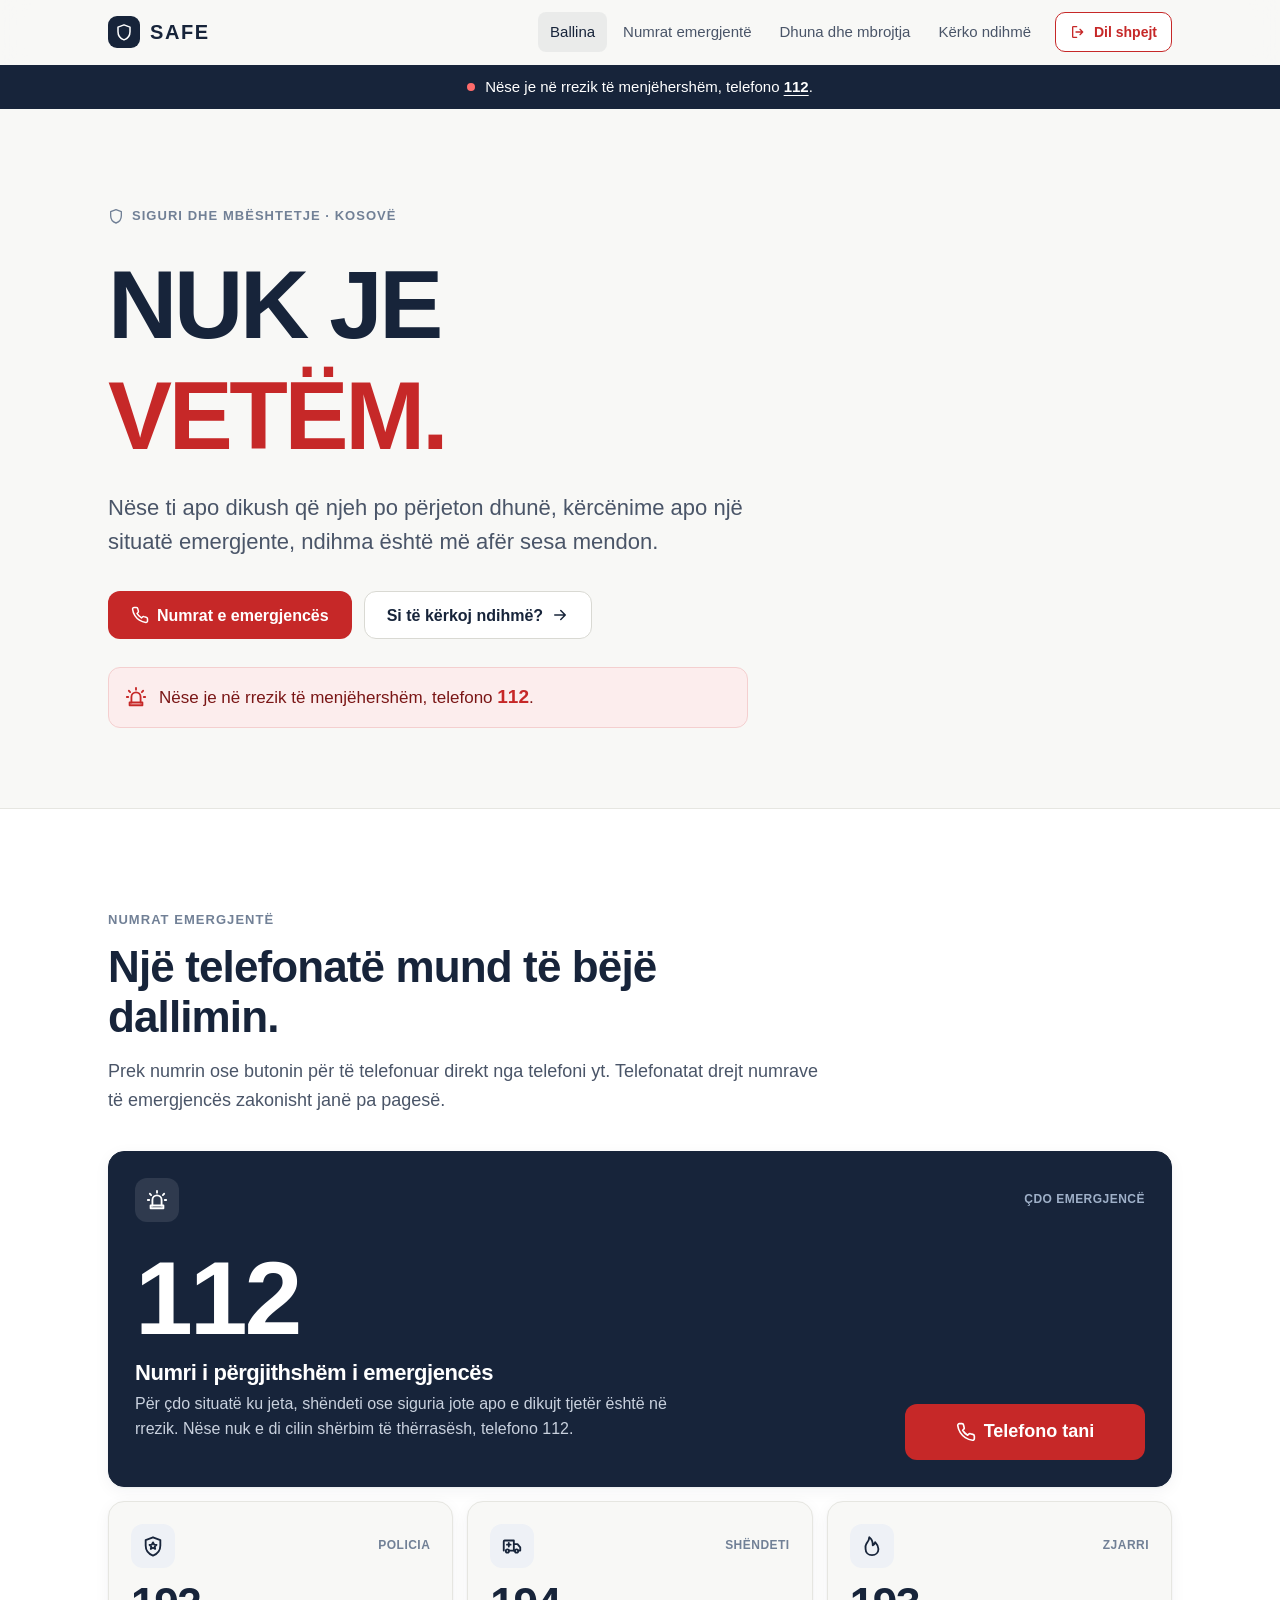
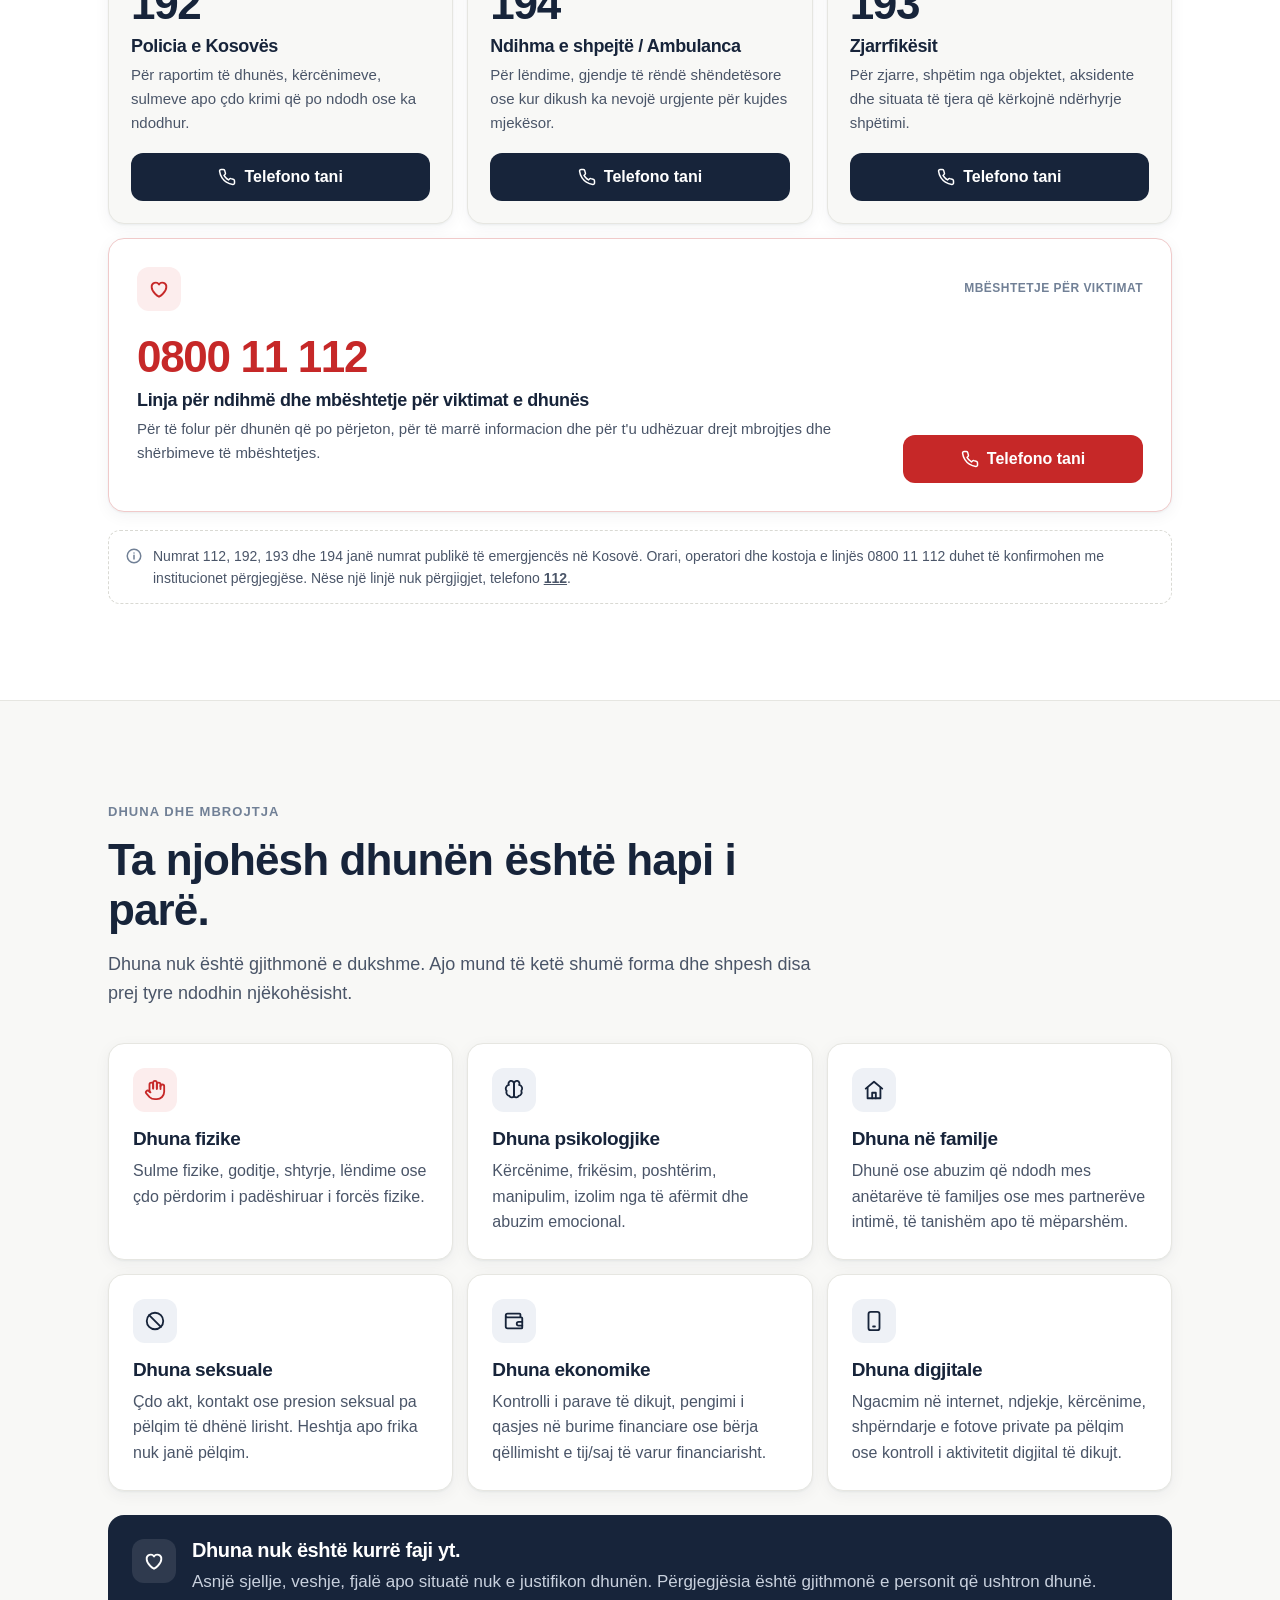
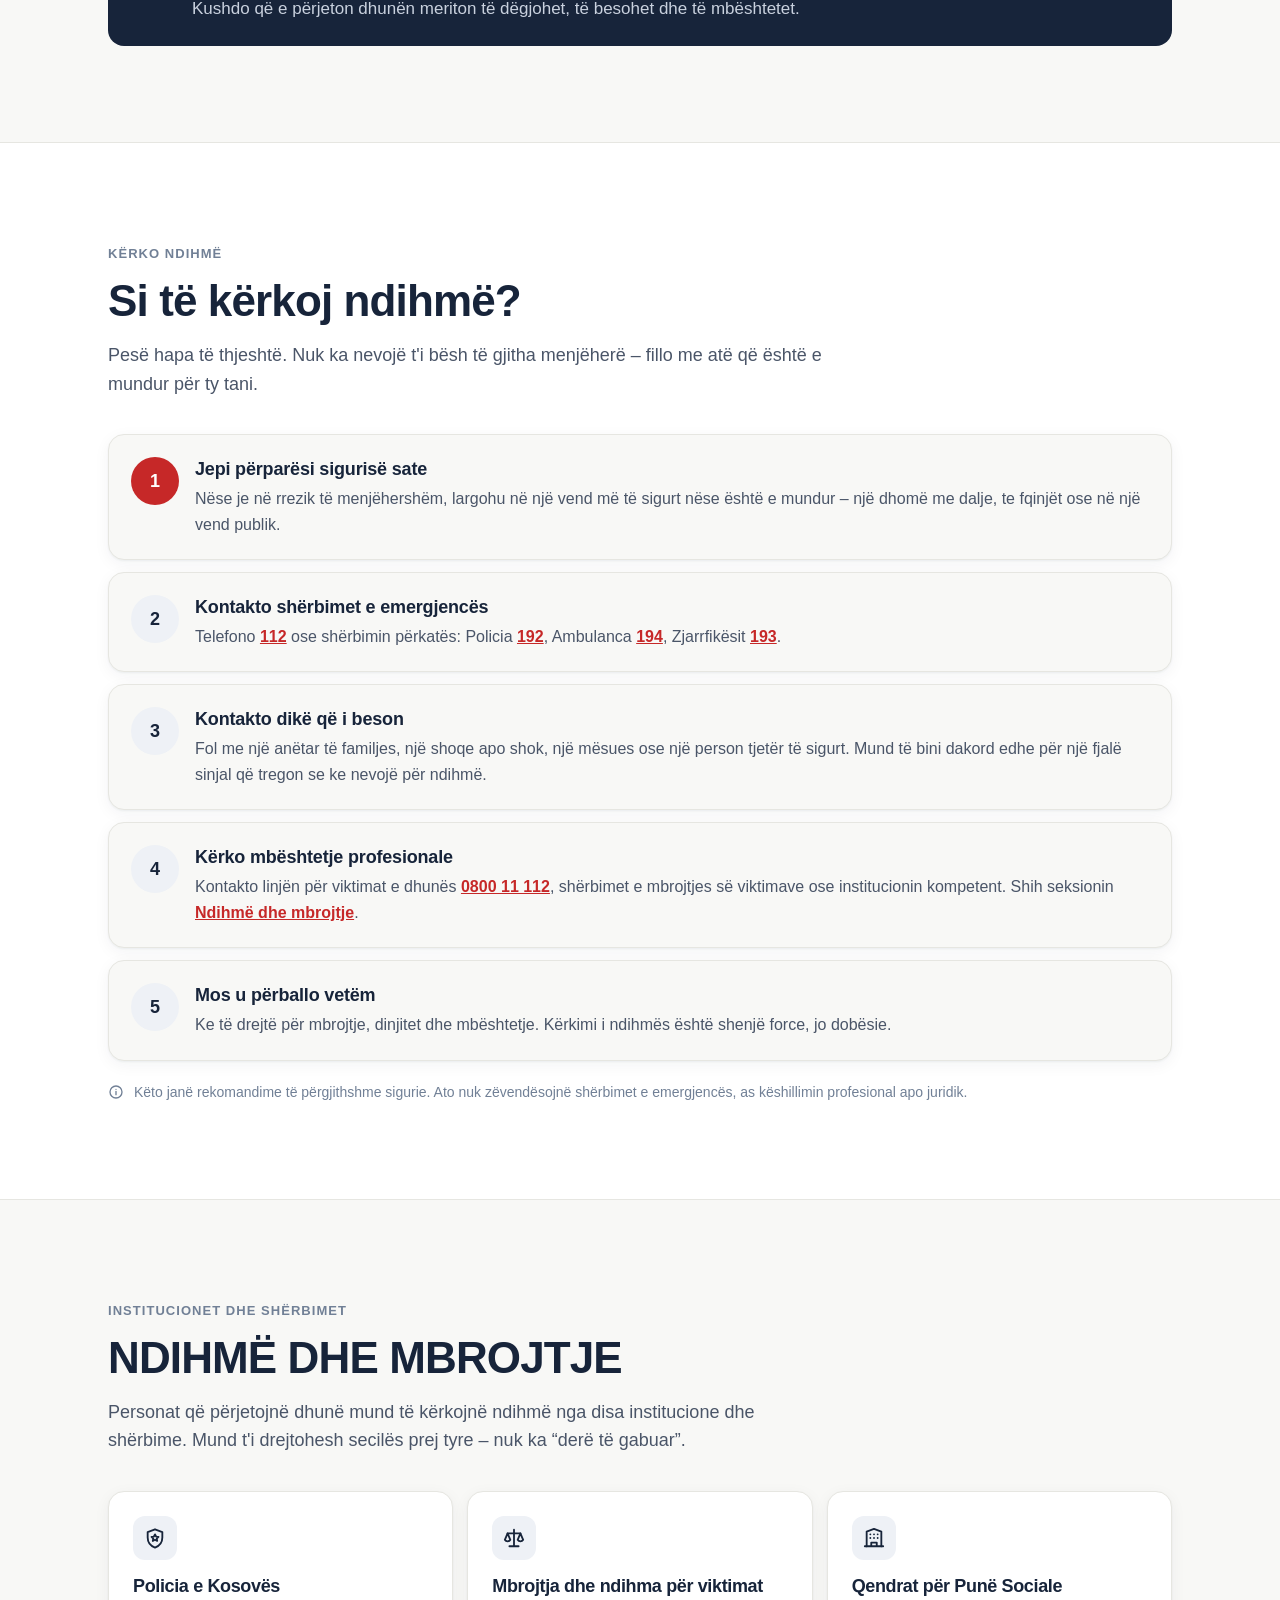
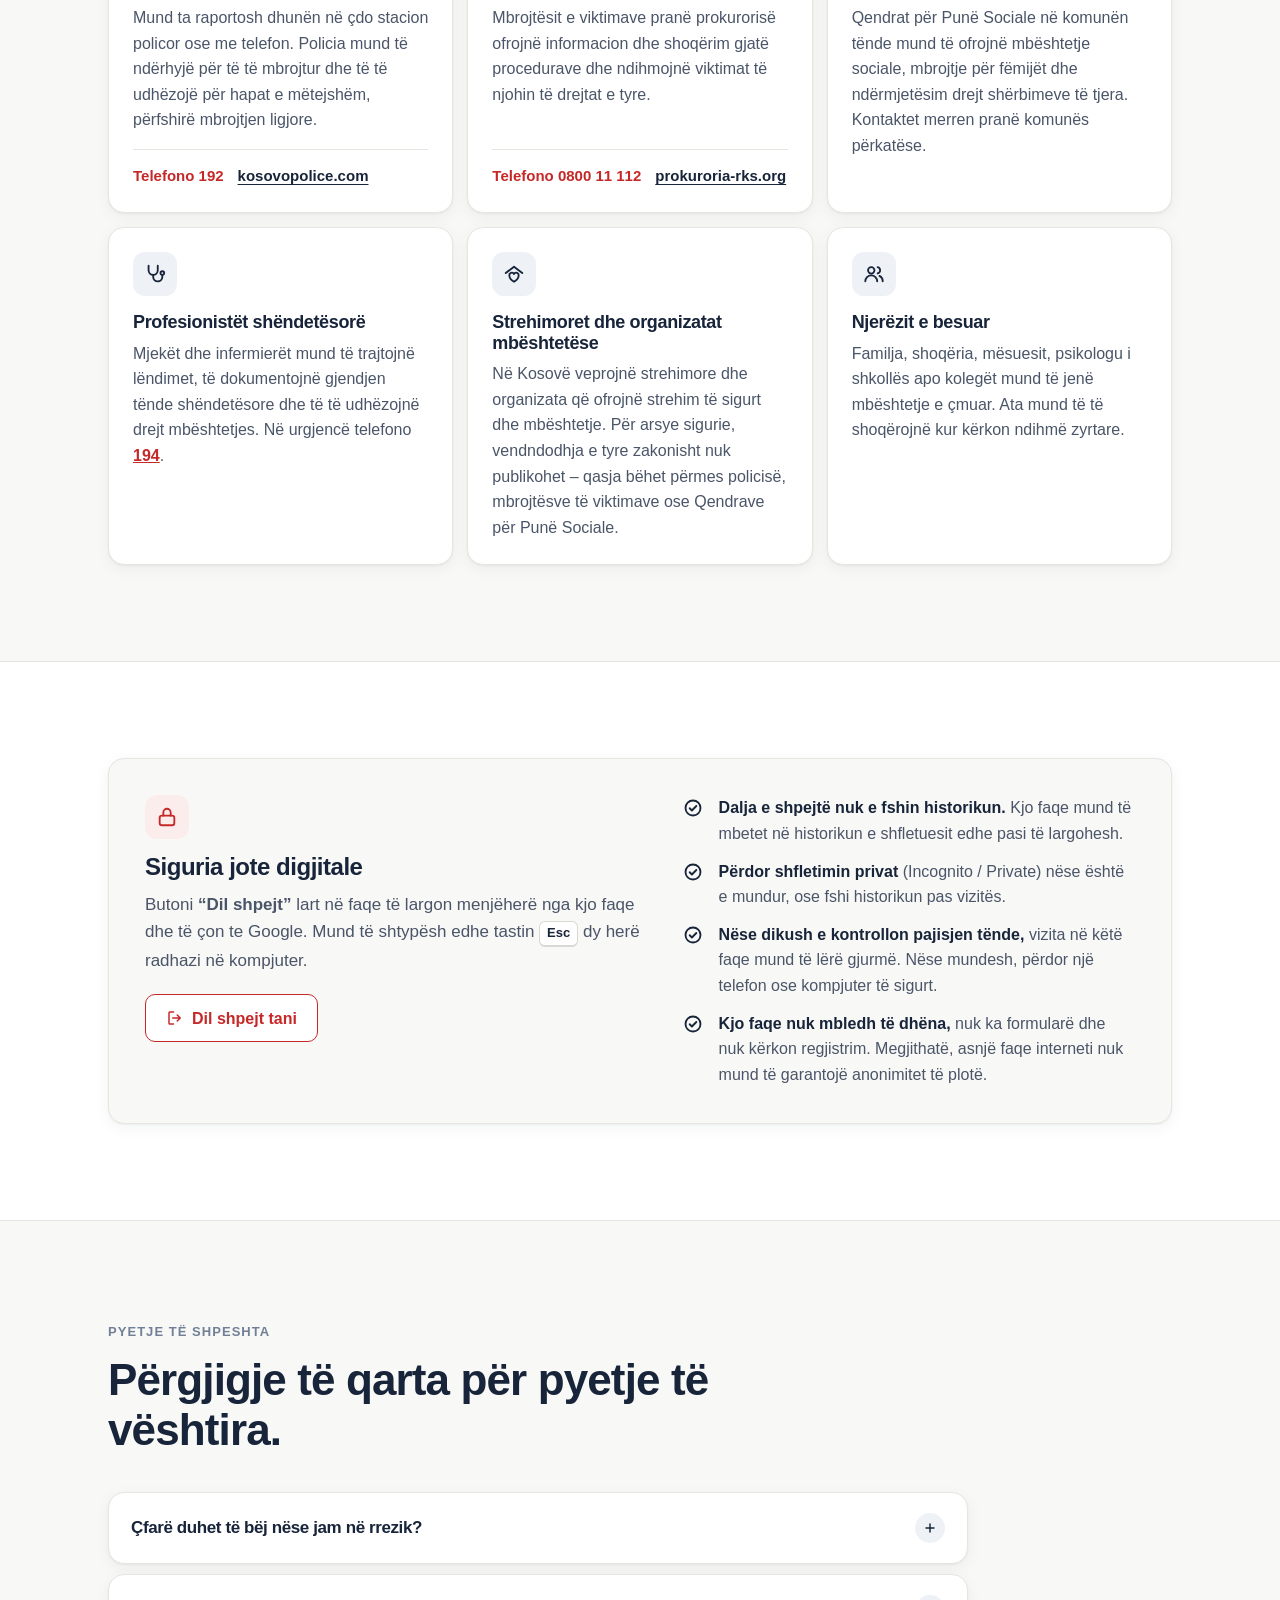
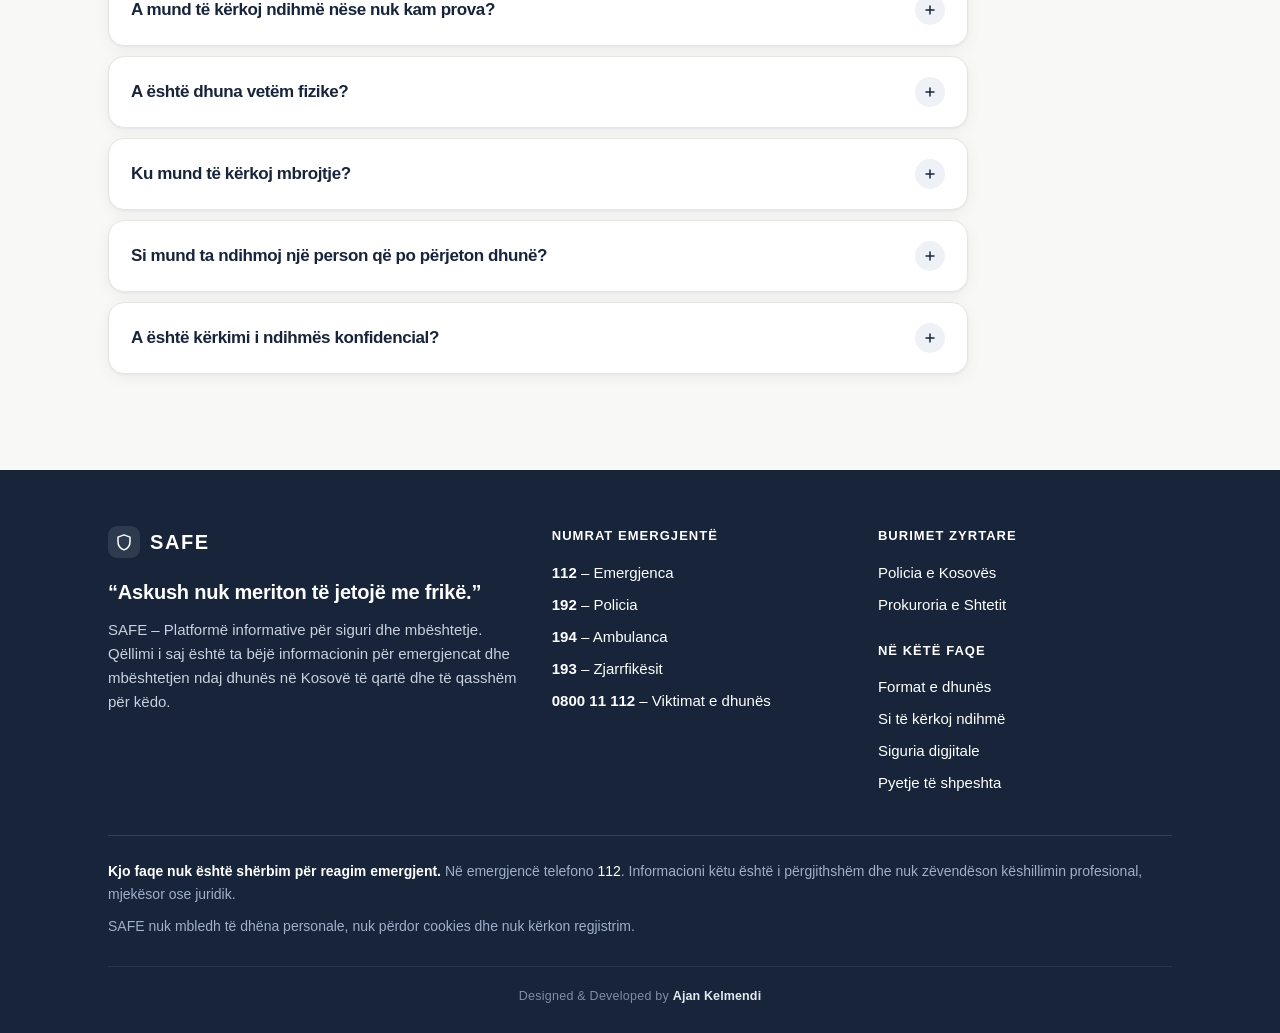
<file: safe/index.html>
<!DOCTYPE html>
<html lang="sq">
<head>
<meta charset="UTF-8">
<meta name="viewport" content="width=device-width, initial-scale=1, viewport-fit=cover">
<title>SAFE – Ndihmë në emergjencë dhe mbështetje për viktimat e dhunës në Kosovë</title>
<meta name="description" content="SAFE është platformë informative për siguri personale, emergjenca dhe mbështetje për personat që përjetojnë dhunë në Kosovë. Numrat emergjentë, format e dhunës dhe si të kërkoni ndihmë.">
<meta name="keywords" content="Kosovë, emergjencë, 112, dhuna në familje, viktimat e dhunës, ndihmë, policia, mbrojtje">
<meta name="robots" content="index, follow">
<meta name="referrer" content="no-referrer">
<meta name="theme-color" content="#17243A">
<meta name="format-detection" content="telephone=yes">
<meta property="og:type" content="website">
<meta property="og:locale" content="sq_AL">
<meta property="og:title" content="SAFE – Nuk je vetëm.">
<meta property="og:description" content="Numrat e emergjencës dhe informacion për mbështetje ndaj dhunës në Kosovë. Nëse je në rrezik të menjëhershëm, telefono 112.">
<meta name="twitter:card" content="summary">
<link rel="icon" href="data:image/svg+xml,%3Csvg xmlns='http://www.w3.org/2000/svg' viewBox='0 0 32 32'%3E%3Crect width='32' height='32' rx='8' fill='%2317243A'/%3E%3Cpath d='M16 6l8 3v6c0 5-3.4 9.3-8 11-4.6-1.7-8-6-8-11V9z' fill='none' stroke='%23fff' stroke-width='2.2' stroke-linejoin='round'/%3E%3C/svg%3E">
<style>
:root{
  --bg:#F8F8F6;
  --surface:#FFFFFF;
  --navy:#17243A;
  --navy-2:#22324D;
  --red:#C62828;
  --red-dark:#A61F1F;
  --red-soft:#FCEDED;
  --muted:#718096;
  --text:#17243A;
  --text-2:#4A5568;
  --border:#E6E6E1;
  --border-2:#D9D9D3;
  --radius:16px;
  --radius-sm:10px;
  --shadow:0 1px 2px rgba(23,36,58,.05),0 4px 16px rgba(23,36,58,.05);
  --shadow-lg:0 2px 4px rgba(23,36,58,.06),0 12px 32px rgba(23,36,58,.09);
  --focus:0 0 0 3px #fff,0 0 0 5px #1F5FBF;
  --max:1120px;
  --header-h:64px;
  --ease:cubic-bezier(.2,.7,.2,1);
}
*,*::before,*::after{box-sizing:border-box}
html{scroll-behavior:smooth;scroll-padding-top:calc(var(--header-h) + 12px);-webkit-text-size-adjust:100%}
@media (prefers-reduced-motion:reduce){
  html{scroll-behavior:auto}
  *,*::before,*::after{animation-duration:.01ms!important;transition-duration:.01ms!important}
}
body{
  margin:0;background:var(--bg);color:var(--text);
  font-family:-apple-system,BlinkMacSystemFont,"Segoe UI",Inter,Roboto,"Helvetica Neue",Arial,"Noto Sans",sans-serif;
  font-size:17px;line-height:1.6;-webkit-font-smoothing:antialiased;text-rendering:optimizeLegibility;
}
img,svg{display:block}
a{color:inherit}
h1,h2,h3{line-height:1.15;letter-spacing:-.02em;margin:0}
p{margin:0}
.wrap{max-width:var(--max);margin:0 auto;padding:0 16px}
@media (min-width:720px){.wrap{padding:0 28px}}
.sr-only{position:absolute!important;width:1px;height:1px;padding:0;margin:-1px;overflow:hidden;clip:rect(0,0,0,0);white-space:nowrap;border:0}
.skip{position:absolute;left:12px;top:-60px;z-index:100;background:var(--navy);color:#fff;padding:10px 16px;border-radius:8px;text-decoration:none;font-weight:600}
.skip:focus{top:12px}
:focus-visible{outline:none;box-shadow:var(--focus);border-radius:8px}

/* ---------- Header ---------- */
.header{position:sticky;top:0;z-index:50;background:rgba(248,248,246,.88);backdrop-filter:saturate(180%) blur(14px);-webkit-backdrop-filter:saturate(180%) blur(14px);border-bottom:1px solid transparent;transition:border-color .2s}
.header.scrolled{border-bottom-color:var(--border)}
.header-in{height:var(--header-h);display:flex;align-items:center;gap:12px}
.brand{display:flex;align-items:center;gap:10px;text-decoration:none;font-weight:800;font-size:20px;letter-spacing:.08em;color:var(--navy);margin-right:auto}
.brand-mark{width:32px;height:32px;border-radius:9px;background:var(--navy);display:grid;place-items:center}
.nav{display:none}
.nav ul{list-style:none;margin:0;padding:0;display:flex;gap:4px}
.nav a{display:block;padding:8px 12px;border-radius:8px;text-decoration:none;font-size:15px;font-weight:500;color:var(--text-2);transition:background .15s,color .15s}
.nav a:hover{background:rgba(23,36,58,.06);color:var(--navy)}
.nav a.active{color:var(--navy);background:rgba(23,36,58,.06)}
@media (min-width:920px){.nav{display:block}.menu-btn{display:none!important}}

.btn{
  -webkit-appearance:none;appearance:none;font:inherit;cursor:pointer;
  display:inline-flex;align-items:center;justify-content:center;gap:8px;
  min-height:48px;padding:12px 22px;border-radius:12px;border:1px solid transparent;
  font-weight:600;font-size:16px;line-height:1.2;text-decoration:none;
  transition:background .18s var(--ease),border-color .18s,color .18s,transform .12s var(--ease),box-shadow .18s;
  -webkit-tap-highlight-color:transparent;
}
.btn:active{transform:scale(.98)}
.btn-red{background:var(--red);color:#fff}
.btn-red:hover{background:var(--red-dark)}
.btn-navy{background:var(--navy);color:#fff}
.btn-navy:hover{background:var(--navy-2)}
.btn-ghost{background:var(--surface);color:var(--navy);border-color:var(--border-2)}
.btn-ghost:hover{border-color:var(--navy);background:#fff}

.exit-btn{min-height:40px;padding:8px 14px;font-size:14px;border-radius:10px;background:var(--surface);color:var(--red);border:1.5px solid var(--red)}
.exit-btn:hover{background:var(--red);color:#fff}
.menu-btn{width:44px;height:44px;border-radius:10px;border:1px solid var(--border-2);background:var(--surface);display:inline-grid;place-items:center;cursor:pointer;color:var(--navy);padding:0}
.menu-btn:hover{border-color:var(--navy)}
.menu-btn .bar{transition:transform .25s var(--ease),opacity .2s;transform-origin:center}
.menu-btn[aria-expanded="true"] .b1{transform:translateY(5px) rotate(45deg)}
.menu-btn[aria-expanded="true"] .b2{opacity:0}
.menu-btn[aria-expanded="true"] .b3{transform:translateY(-5px) rotate(-45deg)}

.mobile-nav{position:fixed;inset:var(--header-h) 0 auto 0;z-index:49;background:var(--bg);border-bottom:1px solid var(--border);box-shadow:var(--shadow-lg);padding:8px 16px 20px;transform:translateY(-8px);opacity:0;visibility:hidden;transition:opacity .2s var(--ease),transform .2s var(--ease),visibility 0s .2s}
.mobile-nav.open{opacity:1;transform:none;visibility:visible;transition:opacity .2s var(--ease),transform .2s var(--ease)}
.mobile-nav ul{list-style:none;margin:0;padding:0}
.mobile-nav a{display:flex;align-items:center;justify-content:space-between;padding:15px 4px;border-bottom:1px solid var(--border);text-decoration:none;font-weight:600;font-size:18px}
.mobile-nav .btn{width:100%;margin-top:16px}
@media (min-width:920px){.mobile-nav{display:none}}

/* ---------- Alert bar ---------- */
.alert{background:var(--navy);color:#fff;font-size:15px}
.alert .wrap{display:flex;align-items:center;justify-content:center;gap:10px;padding-top:10px;padding-bottom:10px;text-align:center}
.alert a{color:#fff;font-weight:700;text-underline-offset:3px}
.pulse{width:8px;height:8px;border-radius:50%;background:#FF6B6B;flex:none;box-shadow:0 0 0 0 rgba(255,107,107,.6);animation:pulse 2.4s infinite}
@keyframes pulse{0%{box-shadow:0 0 0 0 rgba(255,107,107,.55)}70%{box-shadow:0 0 0 8px rgba(255,107,107,0)}100%{box-shadow:0 0 0 0 rgba(255,107,107,0)}}

/* ---------- Hero ---------- */
.hero{padding:56px 0 48px}
@media (min-width:720px){.hero{padding:96px 0 80px}}
.eyebrow{display:inline-flex;align-items:center;gap:8px;font-size:13px;font-weight:600;letter-spacing:.08em;text-transform:uppercase;color:var(--muted)}
.hero h1{font-size:clamp(44px,11vw,96px);font-weight:800;letter-spacing:-.035em;margin:18px 0 20px;color:var(--navy)}
.hero h1 span{color:var(--red)}
.hero .lead{font-size:clamp(18px,2.3vw,22px);color:var(--text-2);max-width:640px;line-height:1.55}
.hero-cta{display:flex;flex-wrap:wrap;gap:12px;margin-top:32px}
.hero-cta .btn{flex:1 1 220px}
@media (min-width:560px){.hero-cta .btn{flex:0 0 auto}}
.danger-note{margin-top:28px;display:flex;align-items:center;gap:12px;padding:14px 16px;border-radius:12px;background:var(--red-soft);border:1px solid #F4CFCF;color:#7A1616;font-weight:500;max-width:640px}
.danger-note a{color:var(--red);font-weight:800;text-decoration:none;font-size:19px;white-space:nowrap}
.danger-note a:hover{text-decoration:underline}

/* ---------- Sections ---------- */
section{padding:64px 0}
@media (min-width:720px){section{padding:96px 0}}
.sec-head{max-width:720px;margin-bottom:36px}
.sec-head h2{font-size:clamp(30px,5vw,44px);font-weight:800;color:var(--navy);margin:10px 0 14px}
.sec-head p{color:var(--text-2);font-size:18px}
.alt{background:var(--surface);border-top:1px solid var(--border);border-bottom:1px solid var(--border)}

.card{background:var(--surface);border:1px solid var(--border);border-radius:var(--radius);box-shadow:var(--shadow)}
.alt .card{background:var(--bg)}

/* ---------- Emergency ---------- */
.em-grid{display:grid;gap:14px;grid-template-columns:1fr}
@media (min-width:640px){.em-grid{grid-template-columns:repeat(2,1fr)}}
@media (min-width:1000px){.em-grid{grid-template-columns:repeat(3,1fr)}}
.em{display:flex;flex-direction:column;padding:22px;transition:transform .2s var(--ease),box-shadow .2s var(--ease),border-color .2s}
.em:hover{transform:translateY(-2px);box-shadow:var(--shadow-lg);border-color:var(--border-2)}
.em-top{display:flex;align-items:center;justify-content:space-between;margin-bottom:14px}
.ico{width:44px;height:44px;border-radius:12px;display:grid;place-items:center;background:#EEF1F6;color:var(--navy);flex:none}
.ico.red{background:var(--red-soft);color:var(--red)}
.tag{font-size:12px;font-weight:600;color:var(--muted);letter-spacing:.04em;text-transform:uppercase}
.em-num{font-size:44px;font-weight:800;letter-spacing:-.03em;color:var(--navy);line-height:1;text-decoration:none;font-variant-numeric:tabular-nums}
.em h3{font-size:18px;margin:10px 0 6px}
.em p{color:var(--text-2);font-size:15px;margin-bottom:18px;flex:1}
.em .btn{width:100%}
.em-primary,.alt .em-primary{grid-column:1/-1;background:var(--navy);border-color:var(--navy);color:#fff;padding:26px}
.em-primary .em-num{color:#fff;font-size:clamp(64px,16vw,104px)}
.em-primary h3{font-size:22px}
.em-primary p{color:#C9D1DE;font-size:16px;max-width:560px}
.em-primary .ico{background:rgba(255,255,255,.1);color:#fff}
.em-primary .tag{color:#9FB0C8}
@media (min-width:720px){
  .em-primary{display:grid;grid-template-columns:1fr auto;align-items:end;gap:24px;padding:36px}
  .em-primary .btn{width:auto;min-width:240px;min-height:56px;font-size:18px}
  .em-primary .em-top{grid-column:1/-1;margin-bottom:0}
}
.em-support,.alt .em-support{grid-column:1/-1;border-color:#F0CACA;background:var(--surface)}
.em-support .em-num{font-size:clamp(34px,7vw,44px);color:var(--red)}
@media (min-width:720px){
  .em-support{display:grid;grid-template-columns:1fr auto;align-items:end;gap:24px;padding:28px}
  .em-support .btn{width:auto;min-width:240px}
  .em-support .em-top{grid-column:1/-1;margin-bottom:0}
}
.verify{margin-top:18px;display:flex;gap:10px;align-items:flex-start;font-size:14px;color:var(--text-2);padding:14px 16px;border:1px dashed var(--border-2);border-radius:12px;background:var(--surface)}
.verify svg{flex:none;margin-top:2px;color:var(--muted)}

/* ---------- Violence types ---------- */
.v-grid{display:grid;gap:14px;grid-template-columns:1fr}
@media (min-width:640px){.v-grid{grid-template-columns:repeat(2,1fr)}}
@media (min-width:1000px){.v-grid{grid-template-columns:repeat(3,1fr)}}
.v{padding:24px}
.v h3{font-size:19px;margin:16px 0 8px}
.v p{color:var(--text-2);font-size:16px}
.callout{margin-top:24px;padding:24px;border-radius:var(--radius);background:var(--navy);color:#fff;display:flex;gap:16px;align-items:flex-start}
.callout h3{font-size:20px;margin-bottom:6px}
.callout p{color:#C9D1DE}
.callout .ico{background:rgba(255,255,255,.1);color:#fff}

/* ---------- Steps ---------- */
.steps{list-style:none;margin:0;padding:0;display:grid;gap:12px;counter-reset:s}
.step{display:grid;grid-template-columns:48px 1fr;gap:16px;padding:22px;align-items:start}
.step-n{width:48px;height:48px;border-radius:50%;display:grid;place-items:center;font-weight:800;font-size:18px;background:#EEF1F6;color:var(--navy);font-variant-numeric:tabular-nums}
.step:first-child .step-n{background:var(--red);color:#fff}
.step h3{font-size:18px;letter-spacing:-.01em;margin:2px 0 6px}
.step p{color:var(--text-2);font-size:16px}
.step a{color:var(--red);font-weight:700}
.disclaimer{margin-top:20px;font-size:14px;color:var(--muted);display:flex;gap:10px;align-items:flex-start}
.disclaimer svg{flex:none;margin-top:3px}

/* ---------- Support ---------- */
.s-grid{display:grid;gap:14px;grid-template-columns:1fr}
@media (min-width:720px){.s-grid{grid-template-columns:repeat(2,1fr)}}
@media (min-width:1000px){.s-grid{grid-template-columns:repeat(3,1fr)}}
.s{padding:24px;display:flex;flex-direction:column}
.s h3{font-size:18px;margin:16px 0 8px}
.s p{color:var(--text-2);font-size:16px;flex:1}
.s .meta{margin-top:16px;padding-top:14px;border-top:1px solid var(--border);font-size:15px;display:flex;flex-wrap:wrap;gap:8px 14px;align-items:center}
.s .meta a{font-weight:700;color:var(--navy);text-underline-offset:3px}
.s .meta a.call{color:var(--red);text-decoration:none}
.s .meta a.call:hover{text-decoration:underline}

/* ---------- Digital safety ---------- */
.safe-box{display:grid;gap:20px;padding:26px}
@media (min-width:880px){.safe-box{grid-template-columns:1.1fr 1fr;padding:36px;gap:40px}}
.safe-box h3{font-size:24px;margin:14px 0 10px}
.safe-box > div > p{color:var(--text-2)}
.checks{list-style:none;margin:0;padding:0;display:grid;gap:12px}
.checks li{display:grid;grid-template-columns:24px 1fr;gap:12px;font-size:16px;color:var(--text-2)}
.checks svg{margin-top:3px;color:var(--navy)}
.checks strong{color:var(--text)}
.kbd{display:inline-block;padding:1px 7px;border:1px solid var(--border-2);border-bottom-width:2px;border-radius:6px;font-size:13px;font-weight:600;background:var(--surface);color:var(--navy)}

/* ---------- FAQ ---------- */
.faq{display:grid;gap:10px;max-width:860px}
.faq-item{overflow:hidden}
.faq-q{all:unset;box-sizing:border-box;width:100%;display:flex;align-items:center;justify-content:space-between;gap:16px;padding:20px 22px;cursor:pointer;font-weight:650;font-size:17px;color:var(--navy);border-radius:var(--radius);-webkit-tap-highlight-color:transparent}
.faq-q:hover{background:rgba(23,36,58,.025)}
.faq-q:focus-visible{box-shadow:inset 0 0 0 2px #1F5FBF}
.faq-q .chev{flex:none;width:30px;height:30px;border-radius:50%;display:grid;place-items:center;background:#EEF1F6;transition:transform .25s var(--ease),background .2s}
.faq-q[aria-expanded="true"] .chev{transform:rotate(45deg);background:var(--navy);color:#fff}
.faq-a{display:grid;grid-template-rows:0fr;transition:grid-template-rows .28s var(--ease)}
.faq-a > div{overflow:hidden}
.faq-a .inner{padding:0 22px 22px;color:var(--text-2);font-size:16px}
.faq-a .inner p + p{margin-top:10px}
.faq-a a{color:var(--red);font-weight:700}
.faq-item.open .faq-a{grid-template-rows:1fr}

/* ---------- Footer ---------- */
.footer{background:var(--navy);color:#C9D1DE;padding:56px 0 calc(28px + env(safe-area-inset-bottom));font-size:15px}
.f-grid{display:grid;gap:32px;grid-template-columns:1fr}
@media (min-width:820px){.f-grid{grid-template-columns:1.4fr 1fr 1fr}}
.footer .brand{color:#fff}
.footer .brand-mark{background:rgba(255,255,255,.1)}
.footer h4{color:#fff;font-size:13px;letter-spacing:.08em;text-transform:uppercase;margin:0 0 14px}
.footer ul{list-style:none;margin:0;padding:0;display:grid;gap:8px}
.footer a{color:#fff;text-decoration:none}
.footer a:hover{text-decoration:underline;text-underline-offset:3px}
.footer .quote{font-size:20px;color:#fff;font-weight:600;letter-spacing:-.01em;margin:18px 0 10px}
.footer .num{font-variant-numeric:tabular-nums;font-weight:700}
.f-bottom{margin-top:40px;padding-top:24px;border-top:1px solid rgba(255,255,255,.12);display:grid;gap:10px;font-size:14px;color:#9FB0C8}
.f-bottom strong{color:#fff}
.credit{margin-top:28px;padding-top:20px;border-top:1px solid rgba(255,255,255,.08);text-align:center;font-size:12.5px;letter-spacing:.02em;color:#7F8EA6;line-height:1.5}
.credit span{color:#E4E9F1;font-weight:600;letter-spacing:.01em}
@media (max-width:919px){.credit{margin-bottom:72px}}

/* ---------- Floating call (mobile) ---------- */
.fab{position:fixed;right:16px;bottom:calc(16px + env(safe-area-inset-bottom));z-index:40;display:inline-flex;align-items:center;gap:8px;padding:0 18px;height:54px;border-radius:27px;background:var(--red);color:#fff;text-decoration:none;font-weight:700;font-size:17px;box-shadow:0 8px 24px rgba(198,40,40,.35);transform:translateY(90px);transition:transform .3s var(--ease),background .15s}
.fab.show{transform:none}
.fab:hover{background:var(--red-dark)}
@media (min-width:920px){.fab{display:none}}

/* Reveal */
.reveal{opacity:0;transform:translateY(12px);transition:opacity .5s var(--ease),transform .5s var(--ease)}
.reveal.in{opacity:1;transform:none}
.no-js .reveal{opacity:1;transform:none}

@media print{
  .header,.mobile-nav,.fab,.alert,.exit-btn{display:none!important}
  body{background:#fff}
  .reveal{opacity:1!important;transform:none!important}
}
</style>
</head>
<body class="no-js">
<a class="skip" href="#main">Kalo te përmbajtja</a>

<!-- Inline SVG sprite -->
<svg width="0" height="0" style="position:absolute" aria-hidden="true" focusable="false">
  <defs>
    <symbol id="i-phone" viewBox="0 0 24 24"><path fill="none" stroke="currentColor" stroke-width="2" stroke-linecap="round" stroke-linejoin="round" d="M22 16.9v3a2 2 0 0 1-2.2 2 19.8 19.8 0 0 1-8.6-3.1 19.5 19.5 0 0 1-6-6A19.8 19.8 0 0 1 2.1 4.2 2 2 0 0 1 4.1 2h3a2 2 0 0 1 2 1.7c.1 1 .4 1.9.7 2.8a2 2 0 0 1-.5 2.1L8 9.9a16 16 0 0 0 6 6l1.3-1.3a2 2 0 0 1 2.1-.4c.9.3 1.8.6 2.8.7a2 2 0 0 1 1.7 2z"/></symbol>
    <symbol id="i-shield" viewBox="0 0 24 24"><path fill="none" stroke="currentColor" stroke-width="2" stroke-linejoin="round" d="M12 2.5l8 3v6c0 5-3.4 9.3-8 11-4.6-1.7-8-6-8-11v-6z"/></symbol>
    <symbol id="i-siren" viewBox="0 0 24 24"><g fill="none" stroke="currentColor" stroke-width="2" stroke-linecap="round" stroke-linejoin="round"><path d="M7 18v-6a5 5 0 0 1 10 0v6"/><path d="M5 21h14v-3H5z"/><path d="M12 2v2M4.2 5.2l1.4 1.4M19.8 5.2l-1.4 1.4M2 12h1.5M20.5 12H22"/></g></symbol>
    <symbol id="i-police" viewBox="0 0 24 24"><g fill="none" stroke="currentColor" stroke-width="2" stroke-linecap="round" stroke-linejoin="round"><path d="M12 2.5l8 3v6c0 5-3.4 9.3-8 11-4.6-1.7-8-6-8-11v-6z"/><path d="M12 8l1.2 2.4 2.6.4-1.9 1.8.5 2.6-2.4-1.3-2.4 1.3.5-2.6-1.9-1.8 2.6-.4z"/></g></symbol>
    <symbol id="i-ambulance" viewBox="0 0 24 24"><g fill="none" stroke="currentColor" stroke-width="2" stroke-linecap="round" stroke-linejoin="round"><path d="M3 17V7a1 1 0 0 1 1-1h10v11"/><path d="M14 10h4l3 3.5V17h-2"/><circle cx="7" cy="17.5" r="1.8"/><circle cx="17" cy="17.5" r="1.8"/><path d="M9 17h6M8.5 8.5v4M6.5 10.5h4"/></g></symbol>
    <symbol id="i-fire" viewBox="0 0 24 24"><path fill="none" stroke="currentColor" stroke-width="2" stroke-linejoin="round" d="M12 22c4 0 7-2.8 7-6.8 0-3.2-2-5.7-3.6-7.4-.4 1.8-1.4 3-2.6 3.4C13 7.6 11.6 4.4 9 2.5c.2 3-1.6 5-3 6.8A8 8 0 0 0 5 15.2C5 19.2 8 22 12 22z"/></symbol>
    <symbol id="i-heart" viewBox="0 0 24 24"><path fill="none" stroke="currentColor" stroke-width="2" stroke-linejoin="round" d="M12 20.5s-8-4.6-8-10.6A4.4 4.4 0 0 1 12 7a4.4 4.4 0 0 1 8 2.9c0 6-8 10.6-8 10.6z"/></symbol>
    <symbol id="i-hand" viewBox="0 0 24 24"><g fill="none" stroke="currentColor" stroke-width="2" stroke-linecap="round" stroke-linejoin="round"><path d="M18 11V6a2 2 0 0 0-4 0v5"/><path d="M14 10V4a2 2 0 0 0-4 0v6"/><path d="M10 10.5V6a2 2 0 0 0-4 0v8"/><path d="M18 8a2 2 0 1 1 4 0v6a8 8 0 0 1-8 8h-2c-2.8 0-4.5-.9-5.9-2.3L2.7 16a2 2 0 0 1 2.8-2.9L7 14.6"/></g></symbol>
    <symbol id="i-brain" viewBox="0 0 24 24"><g fill="none" stroke="currentColor" stroke-width="2" stroke-linecap="round" stroke-linejoin="round"><path d="M12 5a3 3 0 1 0-5.6 1.5A4 4 0 0 0 4 13a4 4 0 0 0 3 5.5A3 3 0 0 0 12 19z"/><path d="M12 5a3 3 0 1 1 5.6 1.5A4 4 0 0 1 20 13a4 4 0 0 1-3 5.5A3 3 0 0 1 12 19z"/></g></symbol>
    <symbol id="i-home" viewBox="0 0 24 24"><g fill="none" stroke="currentColor" stroke-width="2" stroke-linecap="round" stroke-linejoin="round"><path d="M3 10.5L12 3l9 7.5"/><path d="M5 9.5V21h14V9.5"/><path d="M10 21v-6h4v6"/></g></symbol>
    <symbol id="i-ban" viewBox="0 0 24 24"><g fill="none" stroke="currentColor" stroke-width="2" stroke-linecap="round"><circle cx="12" cy="12" r="9"/><path d="M5.6 5.6l12.8 12.8"/></g></symbol>
    <symbol id="i-wallet" viewBox="0 0 24 24"><g fill="none" stroke="currentColor" stroke-width="2" stroke-linecap="round" stroke-linejoin="round"><path d="M19 7V5a1 1 0 0 0-1-1H5a2 2 0 0 0 0 4h15a1 1 0 0 1 1 1v4h-4a2 2 0 0 0 0 4h4v2a1 1 0 0 1-1 1H5a2 2 0 0 1-2-2V6"/><path d="M21 13v4"/></g></symbol>
    <symbol id="i-device" viewBox="0 0 24 24"><g fill="none" stroke="currentColor" stroke-width="2" stroke-linecap="round" stroke-linejoin="round"><rect x="6" y="2" width="12" height="20" rx="2.5"/><path d="M11 18h2"/></g></symbol>
    <symbol id="i-users" viewBox="0 0 24 24"><g fill="none" stroke="currentColor" stroke-width="2" stroke-linecap="round" stroke-linejoin="round"><circle cx="9" cy="8" r="3.5"/><path d="M2.5 20a6.5 6.5 0 0 1 13 0"/><path d="M16 4.6a3.5 3.5 0 0 1 0 6.8M18 14a6.5 6.5 0 0 1 3.5 6"/></g></symbol>
    <symbol id="i-scale" viewBox="0 0 24 24"><g fill="none" stroke="currentColor" stroke-width="2" stroke-linecap="round" stroke-linejoin="round"><path d="M12 3v18M7 21h10M5 7h14"/><path d="M5 7l-3 7a3.5 3.5 0 0 0 6 0zM19 7l-3 7a3.5 3.5 0 0 0 6 0z"/></g></symbol>
    <symbol id="i-building" viewBox="0 0 24 24"><g fill="none" stroke="currentColor" stroke-width="2" stroke-linecap="round" stroke-linejoin="round"><path d="M4 21V5l8-3 8 3v16"/><path d="M2 21h20M9 21v-4h6v4M8 8h.01M12 8h.01M16 8h.01M8 12h.01M12 12h.01M16 12h.01"/></g></symbol>
    <symbol id="i-steth" viewBox="0 0 24 24"><g fill="none" stroke="currentColor" stroke-width="2" stroke-linecap="round" stroke-linejoin="round"><path d="M5 3v5a5 5 0 0 0 10 0V3"/><path d="M10 13v2a5 5 0 0 0 10 0v-2"/><circle cx="20" cy="11" r="2"/></g></symbol>
    <symbol id="i-roof" viewBox="0 0 24 24"><g fill="none" stroke="currentColor" stroke-width="2" stroke-linecap="round" stroke-linejoin="round"><path d="M3 11l9-7 9 7"/><path d="M12 20.5s-5-2.9-5-6.6A2.7 2.7 0 0 1 12 12a2.7 2.7 0 0 1 5 1.9c0 3.7-5 6.6-5 6.6z"/></g></symbol>
    <symbol id="i-info" viewBox="0 0 24 24"><g fill="none" stroke="currentColor" stroke-width="2" stroke-linecap="round"><circle cx="12" cy="12" r="9"/><path d="M12 11v5M12 8h.01"/></g></symbol>
    <symbol id="i-check" viewBox="0 0 24 24"><g fill="none" stroke="currentColor" stroke-width="2.2" stroke-linecap="round" stroke-linejoin="round"><circle cx="12" cy="12" r="9"/><path d="M8 12.3l2.7 2.7L16 9.6"/></g></symbol>
    <symbol id="i-lock" viewBox="0 0 24 24"><g fill="none" stroke="currentColor" stroke-width="2" stroke-linecap="round" stroke-linejoin="round"><rect x="4" y="10.5" width="16" height="10.5" rx="2.5"/><path d="M8 10.5V7a4 4 0 0 1 8 0v3.5"/></g></symbol>
    <symbol id="i-exit" viewBox="0 0 24 24"><g fill="none" stroke="currentColor" stroke-width="2" stroke-linecap="round" stroke-linejoin="round"><path d="M10 4H5a1 1 0 0 0-1 1v14a1 1 0 0 0 1 1h5"/><path d="M15 16l4-4-4-4M19 12H9"/></g></symbol>
    <symbol id="i-plus" viewBox="0 0 24 24"><path fill="none" stroke="currentColor" stroke-width="2.2" stroke-linecap="round" d="M12 6v12M6 12h12"/></symbol>
    <symbol id="i-arrow" viewBox="0 0 24 24"><path fill="none" stroke="currentColor" stroke-width="2" stroke-linecap="round" stroke-linejoin="round" d="M5 12h14M13 6l6 6-6 6"/></symbol>
  </defs>
</svg>

<header class="header" id="top">
  <div class="wrap header-in">
    <a href="#ballina" class="brand" aria-label="SAFE – kthehu në fillim">
      <span class="brand-mark" aria-hidden="true"><svg width="18" height="18" style="color:#fff"><use href="#i-shield"/></svg></span>
      SAFE
    </a>
    <nav class="nav" aria-label="Navigimi kryesor">
      <ul>
        <li><a href="#ballina">Ballina</a></li>
        <li><a href="#numrat">Numrat emergjentë</a></li>
        <li><a href="#dhuna">Dhuna dhe mbrojtja</a></li>
        <li><a href="#ndihme">Kërko ndihmë</a></li>
      </ul>
    </nav>
    <button type="button" class="btn exit-btn" data-exit aria-label="Dil shpejt nga kjo faqe dhe hap Google">
      <svg width="16" height="16" aria-hidden="true"><use href="#i-exit"/></svg>Dil shpejt
    </button>
    <button type="button" class="menu-btn" id="menuBtn" aria-expanded="false" aria-controls="mobileNav" aria-label="Hap menunë">
      <svg width="20" height="20" viewBox="0 0 20 20" aria-hidden="true"><g stroke="currentColor" stroke-width="2" stroke-linecap="round"><path class="bar b1" d="M3 5h14"/><path class="bar b2" d="M3 10h14"/><path class="bar b3" d="M3 15h14"/></g></svg>
    </button>
  </div>
</header>

<nav class="mobile-nav" id="mobileNav" aria-label="Navigimi në celular">
  <ul>
    <li><a href="#ballina">Ballina <svg width="18" height="18" aria-hidden="true"><use href="#i-arrow"/></svg></a></li>
    <li><a href="#numrat">Numrat emergjentë <svg width="18" height="18" aria-hidden="true"><use href="#i-arrow"/></svg></a></li>
    <li><a href="#dhuna">Dhuna dhe mbrojtja <svg width="18" height="18" aria-hidden="true"><use href="#i-arrow"/></svg></a></li>
    <li><a href="#ndihme">Kërko ndihmë <svg width="18" height="18" aria-hidden="true"><use href="#i-arrow"/></svg></a></li>
    <li><a href="#pyetje">Pyetje të shpeshta <svg width="18" height="18" aria-hidden="true"><use href="#i-arrow"/></svg></a></li>
  </ul>
  <a class="btn btn-red" href="tel:112"><svg width="18" height="18" aria-hidden="true"><use href="#i-phone"/></svg>Telefono 112</a>
</nav>

<div class="alert" role="note">
  <div class="wrap">
    <span class="pulse" aria-hidden="true"></span>
    <span>Nëse je në rrezik të menjëhershëm, telefono <a href="tel:112">112</a>.</span>
  </div>
</div>

<main id="main">

<!-- HERO -->
<section class="hero" id="ballina" aria-labelledby="hero-title">
  <div class="wrap">
    <span class="eyebrow"><svg width="16" height="16" aria-hidden="true"><use href="#i-shield"/></svg>Siguri dhe mbështetje · Kosovë</span>
    <h1 id="hero-title">NUK JE<br><span>VETËM.</span></h1>
    <p class="lead">Nëse ti apo dikush që njeh po përjeton dhunë, kërcënime apo një situatë emergjente, ndihma është më afër sesa mendon.</p>
    <div class="hero-cta">
      <a class="btn btn-red" href="#numrat"><svg width="18" height="18" aria-hidden="true"><use href="#i-phone"/></svg>Numrat e emergjencës</a>
      <a class="btn btn-ghost" href="#ndihme">Si të kërkoj ndihmë?<svg width="18" height="18" aria-hidden="true"><use href="#i-arrow"/></svg></a>
    </div>
    <p class="danger-note">
      <svg width="22" height="22" aria-hidden="true" style="flex:none;color:var(--red)"><use href="#i-siren"/></svg>
      <span>Nëse je në rrezik të menjëhershëm, telefono <a href="tel:112">112</a>.</span>
    </p>
  </div>
</section>

<!-- EMERGENCY -->
<section class="alt" id="numrat" aria-labelledby="numrat-title">
  <div class="wrap">
    <div class="sec-head reveal">
      <span class="eyebrow">Numrat emergjentë</span>
      <h2 id="numrat-title">Një telefonatë mund të bëjë dallimin.</h2>
      <p>Prek numrin ose butonin për të telefonuar direkt nga telefoni yt. Telefonatat drejt numrave të emergjencës zakonisht janë pa pagesë.</p>
    </div>

    <div class="em-grid">
      <article class="card em em-primary reveal" aria-labelledby="em112">
        <div class="em-top">
          <span class="ico" aria-hidden="true"><svg width="22" height="22"><use href="#i-siren"/></svg></span>
          <span class="tag">Çdo emergjencë</span>
        </div>
        <div>
          <a class="em-num" href="tel:112" aria-label="Telefono 112">112</a>
          <h3 id="em112">Numri i përgjithshëm i emergjencës</h3>
          <p>Për çdo situatë ku jeta, shëndeti ose siguria jote apo e dikujt tjetër është në rrezik. Nëse nuk e di cilin shërbim të thërrasësh, telefono 112.</p>
        </div>
        <a class="btn btn-red" href="tel:112"><svg width="20" height="20" aria-hidden="true"><use href="#i-phone"/></svg>Telefono tani</a>
      </article>

      <article class="card em reveal" aria-labelledby="em192">
        <div class="em-top">
          <span class="ico" aria-hidden="true"><svg width="22" height="22"><use href="#i-police"/></svg></span>
          <span class="tag">Policia</span>
        </div>
        <a class="em-num" href="tel:192" aria-label="Telefono 192">192</a>
        <h3 id="em192">Policia e Kosovës</h3>
        <p>Për raportim të dhunës, kërcënimeve, sulmeve apo çdo krimi që po ndodh ose ka ndodhur.</p>
        <a class="btn btn-navy" href="tel:192"><svg width="18" height="18" aria-hidden="true"><use href="#i-phone"/></svg>Telefono tani</a>
      </article>

      <article class="card em reveal" aria-labelledby="em194">
        <div class="em-top">
          <span class="ico" aria-hidden="true"><svg width="22" height="22"><use href="#i-ambulance"/></svg></span>
          <span class="tag">Shëndeti</span>
        </div>
        <a class="em-num" href="tel:194" aria-label="Telefono 194">194</a>
        <h3 id="em194">Ndihma e shpejtë / Ambulanca</h3>
        <p>Për lëndime, gjendje të rëndë shëndetësore ose kur dikush ka nevojë urgjente për kujdes mjekësor.</p>
        <a class="btn btn-navy" href="tel:194"><svg width="18" height="18" aria-hidden="true"><use href="#i-phone"/></svg>Telefono tani</a>
      </article>

      <article class="card em reveal" aria-labelledby="em193">
        <div class="em-top">
          <span class="ico" aria-hidden="true"><svg width="22" height="22"><use href="#i-fire"/></svg></span>
          <span class="tag">Zjarri</span>
        </div>
        <a class="em-num" href="tel:193" aria-label="Telefono 193">193</a>
        <h3 id="em193">Zjarrfikësit</h3>
        <p>Për zjarre, shpëtim nga objektet, aksidente dhe situata të tjera që kërkojnë ndërhyrje shpëtimi.</p>
        <a class="btn btn-navy" href="tel:193"><svg width="18" height="18" aria-hidden="true"><use href="#i-phone"/></svg>Telefono tani</a>
      </article>

      <article class="card em em-support reveal" aria-labelledby="emsupport">
        <div class="em-top">
          <span class="ico red" aria-hidden="true"><svg width="22" height="22"><use href="#i-heart"/></svg></span>
          <span class="tag">Mbështetje për viktimat</span>
        </div>
        <div>
          <a class="em-num" href="tel:080011112" aria-label="Telefono 0800 11 112">0800 11 112</a>
          <h3 id="emsupport">Linja për ndihmë dhe mbështetje për viktimat e dhunës</h3>
          <p>Për të folur për dhunën që po përjeton, për të marrë informacion dhe për t'u udhëzuar drejt mbrojtjes dhe shërbimeve të mbështetjes.</p>
        </div>
        <a class="btn btn-red" href="tel:080011112"><svg width="18" height="18" aria-hidden="true"><use href="#i-phone"/></svg>Telefono tani</a>
      </article>
    </div>

    <p class="verify reveal">
      <svg width="18" height="18" aria-hidden="true"><use href="#i-info"/></svg>
      <span>Numrat 112, 192, 193 dhe 194 janë numrat publikë të emergjencës në Kosovë. Orari, operatori dhe kostoja e linjës 0800 11 112 duhet të konfirmohen me institucionet përgjegjëse. Nëse një linjë nuk përgjigjet, telefono <a href="tel:112"><strong>112</strong></a>.</span>
    </p>
  </div>
</section>

<!-- VIOLENCE -->
<section id="dhuna" aria-labelledby="dhuna-title">
  <div class="wrap">
    <div class="sec-head reveal">
      <span class="eyebrow">Dhuna dhe mbrojtja</span>
      <h2 id="dhuna-title">Ta njohësh dhunën është hapi i parë.</h2>
      <p>Dhuna nuk është gjithmonë e dukshme. Ajo mund të ketë shumë forma dhe shpesh disa prej tyre ndodhin njëkohësisht.</p>
    </div>

    <div class="v-grid">
      <article class="card v reveal">
        <span class="ico red" aria-hidden="true"><svg width="22" height="22"><use href="#i-hand"/></svg></span>
        <h3>Dhuna fizike</h3>
        <p>Sulme fizike, goditje, shtyrje, lëndime ose çdo përdorim i padëshiruar i forcës fizike.</p>
      </article>
      <article class="card v reveal">
        <span class="ico" aria-hidden="true"><svg width="22" height="22"><use href="#i-brain"/></svg></span>
        <h3>Dhuna psikologjike</h3>
        <p>Kërcënime, frikësim, poshtërim, manipulim, izolim nga të afërmit dhe abuzim emocional.</p>
      </article>
      <article class="card v reveal">
        <span class="ico" aria-hidden="true"><svg width="22" height="22"><use href="#i-home"/></svg></span>
        <h3>Dhuna në familje</h3>
        <p>Dhunë ose abuzim që ndodh mes anëtarëve të familjes ose mes partnerëve intimë, të tanishëm apo të mëparshëm.</p>
      </article>
      <article class="card v reveal">
        <span class="ico" aria-hidden="true"><svg width="22" height="22"><use href="#i-ban"/></svg></span>
        <h3>Dhuna seksuale</h3>
        <p>Çdo akt, kontakt ose presion seksual pa pëlqim të dhënë lirisht. Heshtja apo frika nuk janë pëlqim.</p>
      </article>
      <article class="card v reveal">
        <span class="ico" aria-hidden="true"><svg width="22" height="22"><use href="#i-wallet"/></svg></span>
        <h3>Dhuna ekonomike</h3>
        <p>Kontrolli i parave të dikujt, pengimi i qasjes në burime financiare ose bërja qëllimisht e tij/saj të varur financiarisht.</p>
      </article>
      <article class="card v reveal">
        <span class="ico" aria-hidden="true"><svg width="22" height="22"><use href="#i-device"/></svg></span>
        <h3>Dhuna digjitale</h3>
        <p>Ngacmim në internet, ndjekje, kërcënime, shpërndarje e fotove private pa pëlqim ose kontroll i aktivitetit digjital të dikujt.</p>
      </article>
    </div>

    <div class="callout reveal">
      <span class="ico" aria-hidden="true"><svg width="22" height="22"><use href="#i-heart"/></svg></span>
      <div>
        <h3>Dhuna nuk është kurrë faji yt.</h3>
        <p>Asnjë sjellje, veshje, fjalë apo situatë nuk e justifikon dhunën. Përgjegjësia është gjithmonë e personit që ushtron dhunë. Kushdo që e përjeton dhunën meriton të dëgjohet, të besohet dhe të mbështetet.</p>
      </div>
    </div>
  </div>
</section>

<!-- HOW TO SEEK HELP -->
<section class="alt" id="ndihme" aria-labelledby="ndihme-title">
  <div class="wrap">
    <div class="sec-head reveal">
      <span class="eyebrow">Kërko ndihmë</span>
      <h2 id="ndihme-title">Si të kërkoj ndihmë?</h2>
      <p>Pesë hapa të thjeshtë. Nuk ka nevojë t'i bësh të gjitha menjëherë – fillo me atë që është e mundur për ty tani.</p>
    </div>

    <ol class="steps">
      <li class="card step reveal">
        <span class="step-n" aria-hidden="true">1</span>
        <div><h3>Jepi përparësi sigurisë sate</h3><p>Nëse je në rrezik të menjëhershëm, largohu në një vend më të sigurt nëse është e mundur – një dhomë me dalje, te fqinjët ose në një vend publik.</p></div>
      </li>
      <li class="card step reveal">
        <span class="step-n" aria-hidden="true">2</span>
        <div><h3>Kontakto shërbimet e emergjencës</h3><p>Telefono <a href="tel:112">112</a> ose shërbimin përkatës: Policia <a href="tel:192">192</a>, Ambulanca <a href="tel:194">194</a>, Zjarrfikësit <a href="tel:193">193</a>.</p></div>
      </li>
      <li class="card step reveal">
        <span class="step-n" aria-hidden="true">3</span>
        <div><h3>Kontakto dikë që i beson</h3><p>Fol me një anëtar të familjes, një shoqe apo shok, një mësues ose një person tjetër të sigurt. Mund të bini dakord edhe për një fjalë sinjal që tregon se ke nevojë për ndihmë.</p></div>
      </li>
      <li class="card step reveal">
        <span class="step-n" aria-hidden="true">4</span>
        <div><h3>Kërko mbështetje profesionale</h3><p>Kontakto linjën për viktimat e dhunës <a href="tel:080011112">0800 11 112</a>, shërbimet e mbrojtjes së viktimave ose institucionin kompetent. Shih seksionin <a href="#mbrojtje">Ndihmë dhe mbrojtje</a>.</p></div>
      </li>
      <li class="card step reveal">
        <span class="step-n" aria-hidden="true">5</span>
        <div><h3>Mos u përballo vetëm</h3><p>Ke të drejtë për mbrojtje, dinjitet dhe mbështetje. Kërkimi i ndihmës është shenjë force, jo dobësie.</p></div>
      </li>
    </ol>

    <p class="disclaimer">
      <svg width="16" height="16" aria-hidden="true"><use href="#i-info"/></svg>
      <span>Këto janë rekomandime të përgjithshme sigurie. Ato nuk zëvendësojnë shërbimet e emergjencës, as këshillimin profesional apo juridik.</span>
    </p>
  </div>
</section>

<!-- SUPPORT & PROTECTION -->
<section id="mbrojtje" aria-labelledby="mbrojtje-title">
  <div class="wrap">
    <div class="sec-head reveal">
      <span class="eyebrow">Institucionet dhe shërbimet</span>
      <h2 id="mbrojtje-title">NDIHMË DHE MBROJTJE</h2>
      <p>Personat që përjetojnë dhunë mund të kërkojnë ndihmë nga disa institucione dhe shërbime. Mund t'i drejtohesh secilës prej tyre – nuk ka “derë të gabuar”.</p>
    </div>

    <div class="s-grid">
      <article class="card s reveal">
        <span class="ico" aria-hidden="true"><svg width="22" height="22"><use href="#i-police"/></svg></span>
        <h3>Policia e Kosovës</h3>
        <p>Mund ta raportosh dhunën në çdo stacion policor ose me telefon. Policia mund të ndërhyjë për të të mbrojtur dhe të të udhëzojë për hapat e mëtejshëm, përfshirë mbrojtjen ligjore.</p>
        <div class="meta">
          <a class="call" href="tel:192">Telefono 192</a>
          <a href="https://www.kosovopolice.com" target="_blank" rel="noopener noreferrer">kosovopolice.com</a>
        </div>
      </article>
      <article class="card s reveal">
        <span class="ico" aria-hidden="true"><svg width="22" height="22"><use href="#i-scale"/></svg></span>
        <h3>Mbrojtja dhe ndihma për viktimat</h3>
        <p>Mbrojtësit e viktimave pranë prokurorisë ofrojnë informacion dhe shoqërim gjatë procedurave dhe ndihmojnë viktimat të njohin të drejtat e tyre.</p>
        <div class="meta">
          <a class="call" href="tel:080011112">Telefono 0800 11 112</a>
          <a href="https://prokuroria-rks.org" target="_blank" rel="noopener noreferrer">prokuroria-rks.org</a>
        </div>
      </article>
      <article class="card s reveal">
        <span class="ico" aria-hidden="true"><svg width="22" height="22"><use href="#i-building"/></svg></span>
        <h3>Qendrat për Punë Sociale</h3>
        <p>Qendrat për Punë Sociale në komunën tënde mund të ofrojnë mbështetje sociale, mbrojtje për fëmijët dhe ndërmjetësim drejt shërbimeve të tjera. Kontaktet merren pranë komunës përkatëse.</p>
      </article>
      <article class="card s reveal">
        <span class="ico" aria-hidden="true"><svg width="22" height="22"><use href="#i-steth"/></svg></span>
        <h3>Profesionistët shëndetësorë</h3>
        <p>Mjekët dhe infermierët mund të trajtojnë lëndimet, të dokumentojnë gjendjen tënde shëndetësore dhe të të udhëzojnë drejt mbështetjes. Në urgjencë telefono <a class="call" href="tel:194" style="color:var(--red);font-weight:700">194</a>.</p>
      </article>
      <article class="card s reveal">
        <span class="ico" aria-hidden="true"><svg width="22" height="22"><use href="#i-roof"/></svg></span>
        <h3>Strehimoret dhe organizatat mbështetëse</h3>
        <p>Në Kosovë veprojnë strehimore dhe organizata që ofrojnë strehim të sigurt dhe mbështetje. Për arsye sigurie, vendndodhja e tyre zakonisht nuk publikohet – qasja bëhet përmes policisë, mbrojtësve të viktimave ose Qendrave për Punë Sociale.</p>
      </article>
      <article class="card s reveal">
        <span class="ico" aria-hidden="true"><svg width="22" height="22"><use href="#i-users"/></svg></span>
        <h3>Njerëzit e besuar</h3>
        <p>Familja, shoqëria, mësuesit, psikologu i shkollës apo kolegët mund të jenë mbështetje e çmuar. Ata mund të të shoqërojnë kur kërkon ndihmë zyrtare.</p>
      </article>
    </div>
  </div>
</section>

<!-- DIGITAL SAFETY / QUICK EXIT -->
<section class="alt" id="siguria" aria-labelledby="siguria-title">
  <div class="wrap">
    <div class="card safe-box reveal">
      <div>
        <span class="ico red" aria-hidden="true"><svg width="22" height="22"><use href="#i-lock"/></svg></span>
        <h3 id="siguria-title">Siguria jote digjitale</h3>
        <p>Butoni <strong>“Dil shpejt”</strong> lart në faqe të largon menjëherë nga kjo faqe dhe të çon te Google. Mund të shtypësh edhe tastin <span class="kbd">Esc</span> dy herë radhazi në kompjuter.</p>
        <button type="button" class="btn exit-btn" data-exit style="margin-top:20px;min-height:48px;padding:12px 20px;font-size:16px">
          <svg width="18" height="18" aria-hidden="true"><use href="#i-exit"/></svg>Dil shpejt tani
        </button>
      </div>
      <ul class="checks">
        <li><svg width="20" height="20" aria-hidden="true"><use href="#i-check"/></svg><span><strong>Dalja e shpejtë nuk e fshin historikun.</strong> Kjo faqe mund të mbetet në historikun e shfletuesit edhe pasi të largohesh.</span></li>
        <li><svg width="20" height="20" aria-hidden="true"><use href="#i-check"/></svg><span><strong>Përdor shfletimin privat</strong> (Incognito / Private) nëse është e mundur, ose fshi historikun pas vizitës.</span></li>
        <li><svg width="20" height="20" aria-hidden="true"><use href="#i-check"/></svg><span><strong>Nëse dikush e kontrollon pajisjen tënde,</strong> vizita në këtë faqe mund të lërë gjurmë. Nëse mundesh, përdor një telefon ose kompjuter të sigurt.</span></li>
        <li><svg width="20" height="20" aria-hidden="true"><use href="#i-check"/></svg><span><strong>Kjo faqe nuk mbledh të dhëna,</strong> nuk ka formularë dhe nuk kërkon regjistrim. Megjithatë, asnjë faqe interneti nuk mund të garantojë anonimitet të plotë.</span></li>
      </ul>
    </div>
  </div>
</section>

<!-- FAQ -->
<section id="pyetje" aria-labelledby="pyetje-title">
  <div class="wrap">
    <div class="sec-head reveal">
      <span class="eyebrow">Pyetje të shpeshta</span>
      <h2 id="pyetje-title">Përgjigje të qarta për pyetje të vështira.</h2>
    </div>

    <div class="faq">
      <div class="card faq-item reveal">
        <h3 style="margin:0"><button type="button" class="faq-q" aria-expanded="false" aria-controls="fa1" id="fq1">Çfarë duhet të bëj nëse jam në rrezik?<span class="chev" aria-hidden="true"><svg width="16" height="16"><use href="#i-plus"/></svg></span></button></h3>
        <div class="faq-a" id="fa1" role="region" aria-labelledby="fq1"><div><div class="inner">
          <p>Telefono menjëherë <a href="tel:112">112</a> ose Policinë në <a href="tel:192">192</a>. Nëse mundesh, largohu në një vend më të sigurt – te fqinjët, në një vend publik ose në një dhomë me dalje.</p>
          <p>Nëse nuk mund të flasësh lirshëm, qëndro në linjë nëse është e sigurt për ty dhe përpiqu t'i japësh operatorit vendndodhjen tënde.</p>
        </div></div></div>
      </div>
      <div class="card faq-item reveal">
        <h3 style="margin:0"><button type="button" class="faq-q" aria-expanded="false" aria-controls="fa2" id="fq2">A mund të kërkoj ndihmë nëse nuk kam prova?<span class="chev" aria-hidden="true"><svg width="16" height="16"><use href="#i-plus"/></svg></span></button></h3>
        <div class="faq-a" id="fa2" role="region" aria-labelledby="fq2"><div><div class="inner">
          <p>Po. Nuk ke nevojë të kesh prova për të kërkuar ndihmë, për të folur me dikë apo për të raportuar dhunën. Hetimi i rastit është detyrë e institucioneve kompetente.</p>
          <p>Nëse është e sigurt për ty, mund të ruash mesazhe, fotografi të lëndimeve, raporte mjekësore ose shënime me data – këto mund të ndihmojnë më vonë, por nuk janë kusht për të kërkuar ndihmë.</p>
        </div></div></div>
      </div>
      <div class="card faq-item reveal">
        <h3 style="margin:0"><button type="button" class="faq-q" aria-expanded="false" aria-controls="fa3" id="fq3">A është dhuna vetëm fizike?<span class="chev" aria-hidden="true"><svg width="16" height="16"><use href="#i-plus"/></svg></span></button></h3>
        <div class="faq-a" id="fa3" role="region" aria-labelledby="fq3"><div><div class="inner">
          <p>Jo. Dhuna mund të jetë edhe psikologjike, seksuale, ekonomike ose digjitale. Kërcënimet, kontrolli, poshtërimi dhe izolimi janë po ashtu forma dhune që lënë pasoja serioze. Lexo më shumë te <a href="#dhuna">format e dhunës</a>.</p>
        </div></div></div>
      </div>
      <div class="card faq-item reveal">
        <h3 style="margin:0"><button type="button" class="faq-q" aria-expanded="false" aria-controls="fa4" id="fq4">Ku mund të kërkoj mbrojtje?<span class="chev" aria-hidden="true"><svg width="16" height="16"><use href="#i-plus"/></svg></span></button></h3>
        <div class="faq-a" id="fa4" role="region" aria-labelledby="fq4"><div><div class="inner">
          <p>Mund t'i drejtohesh Policisë së Kosovës (<a href="tel:192">192</a>), mbrojtësve të viktimave, Qendrës për Punë Sociale në komunën tënde ose profesionistëve shëndetësorë. Këto institucione mund të të informojnë për mundësitë e mbrojtjes ligjore dhe për strehim të sigurt.</p>
          <p>Për këshilla për rastin tënd konkret juridik, kërko ndihmë nga një jurist ose nga shërbimet e ndihmës juridike.</p>
        </div></div></div>
      </div>
      <div class="card faq-item reveal">
        <h3 style="margin:0"><button type="button" class="faq-q" aria-expanded="false" aria-controls="fa5" id="fq5">Si mund ta ndihmoj një person që po përjeton dhunë?<span class="chev" aria-hidden="true"><svg width="16" height="16"><use href="#i-plus"/></svg></span></button></h3>
        <div class="faq-a" id="fa5" role="region" aria-labelledby="fq5"><div><div class="inner">
          <p>Dëgjoje pa e gjykuar dhe besoji. Thuaji se nuk është faji i saj/tij. Mos e detyro të marrë vendime – respekto ritmin dhe zgjedhjet e saj/tij, por ofroi informacion për numrat e ndihmës.</p>
          <p>Nëse dikush është në rrezik të menjëhershëm, telefono <a href="tel:112">112</a>. Mos u vë vetë në rrezik duke u përballur me personin që ushtron dhunë.</p>
        </div></div></div>
      </div>
      <div class="card faq-item reveal">
        <h3 style="margin:0"><button type="button" class="faq-q" aria-expanded="false" aria-controls="fa6" id="fq6">A është kërkimi i ndihmës konfidencial?<span class="chev" aria-hidden="true"><svg width="16" height="16"><use href="#i-plus"/></svg></span></button></h3>
        <div class="faq-a" id="fa6" role="region" aria-labelledby="fq6"><div><div class="inner">
          <p>Shumë shërbime mbështetëse e trajtojnë informacionin tënd me kujdes, por rregullat e konfidencialitetit ndryshojnë nga një shërbim në tjetrin. Në disa raste – për shembull kur një fëmijë është në rrezik – profesionistët mund të jenë të detyruar ta raportojnë rastin.</p>
          <p>Para se të ndash informacion, mund ta pyesësh drejtpërdrejt shërbimin se si do të përdoret dhe kush do ta shohë atë.</p>
        </div></div></div>
      </div>
    </div>
  </div>
</section>

</main>

<footer class="footer" aria-labelledby="footer-title">
  <div class="wrap">
    <div class="f-grid">
      <div>
        <a href="#ballina" class="brand" id="footer-title">
          <span class="brand-mark" aria-hidden="true"><svg width="18" height="18" style="color:#fff"><use href="#i-shield"/></svg></span>
          SAFE
        </a>
        <p class="quote">“Askush nuk meriton të jetojë me frikë.”</p>
        <p>SAFE – Platformë informative për siguri dhe mbështetje. Qëllimi i saj është ta bëjë informacionin për emergjencat dhe mbështetjen ndaj dhunës në Kosovë të qartë dhe të qasshëm për këdo.</p>
      </div>
      <div>
        <h4>Numrat emergjentë</h4>
        <ul>
          <li><a href="tel:112"><span class="num">112</span> – Emergjenca</a></li>
          <li><a href="tel:192"><span class="num">192</span> – Policia</a></li>
          <li><a href="tel:194"><span class="num">194</span> – Ambulanca</a></li>
          <li><a href="tel:193"><span class="num">193</span> – Zjarrfikësit</a></li>
          <li><a href="tel:080011112"><span class="num">0800 11 112</span> – Viktimat e dhunës</a></li>
        </ul>
      </div>
      <div>
        <h4>Burimet zyrtare</h4>
        <ul>
          <li><a href="https://www.kosovopolice.com" target="_blank" rel="noopener noreferrer">Policia e Kosovës</a></li>
          <li><a href="https://prokuroria-rks.org" target="_blank" rel="noopener noreferrer">Prokuroria e Shtetit</a></li>
        </ul>
        <h4 style="margin-top:24px">Në këtë faqe</h4>
        <ul>
          <li><a href="#dhuna">Format e dhunës</a></li>
          <li><a href="#ndihme">Si të kërkoj ndihmë</a></li>
          <li><a href="#siguria">Siguria digjitale</a></li>
          <li><a href="#pyetje">Pyetje të shpeshta</a></li>
        </ul>
      </div>
    </div>
    <div class="f-bottom">
      <p><strong>Kjo faqe nuk është shërbim për reagim emergjent.</strong> Në emergjencë telefono <a href="tel:112">112</a>. Informacioni këtu është i përgjithshëm dhe nuk zëvendëson këshillimin profesional, mjekësor ose juridik.</p>
      <p>SAFE nuk mbledh të dhëna personale, nuk përdor cookies dhe nuk kërkon regjistrim.</p>
    </div>
    <p class="credit">Designed &amp; Developed by <span>Ajan Kelmendi</span></p>
  </div>
</footer>

<a class="fab" href="tel:112" aria-label="Telefono 112, numrin e emergjencës"><svg width="20" height="20" aria-hidden="true"><use href="#i-phone"/></svg>112</a>

<script>
(function(){
  'use strict';
  document.body.classList.remove('no-js');

  // Quick exit: replace current history entry and go to a neutral page.
  var EXIT_URL = 'https://www.google.com';
  function quickExit(){
    try { document.body.style.display = 'none'; document.title = 'Google'; } catch(e){}
    try { window.location.replace(EXIT_URL); } catch(e){ window.location.href = EXIT_URL; }
  }
  document.querySelectorAll('[data-exit]').forEach(function(b){ b.addEventListener('click', quickExit); });
  var lastEsc = 0;
  document.addEventListener('keydown', function(e){
    if (e.key !== 'Escape') return;
    if (menuOpen()) { setMenu(false); menuBtn.focus(); return; }
    var now = Date.now();
    if (now - lastEsc < 600) quickExit();
    lastEsc = now;
  });

  // Mobile nav
  var menuBtn = document.getElementById('menuBtn');
  var mobileNav = document.getElementById('mobileNav');
  function menuOpen(){ return menuBtn.getAttribute('aria-expanded') === 'true'; }
  function setMenu(open){
    menuBtn.setAttribute('aria-expanded', String(open));
    menuBtn.setAttribute('aria-label', open ? 'Mbyll menunë' : 'Hap menunë');
    mobileNav.classList.toggle('open', open);
  }
  menuBtn.addEventListener('click', function(){ setMenu(!menuOpen()); });
  mobileNav.addEventListener('click', function(e){ if (e.target.closest('a')) setMenu(false); });
  document.addEventListener('click', function(e){
    if (menuOpen() && !mobileNav.contains(e.target) && !menuBtn.contains(e.target)) setMenu(false);
  });
  window.addEventListener('resize', function(){ if (window.innerWidth >= 920 && menuOpen()) setMenu(false); });

  // FAQ accordion
  document.querySelectorAll('.faq-q').forEach(function(btn){
    btn.addEventListener('click', function(){
      var open = btn.getAttribute('aria-expanded') !== 'true';
      btn.setAttribute('aria-expanded', String(open));
      btn.closest('.faq-item').classList.toggle('open', open);
    });
  });

  // Header border + floating call button
  var header = document.querySelector('.header');
  var fab = document.querySelector('.fab');
  var hero = document.getElementById('ballina');
  function onScroll(){
    var y = window.scrollY || window.pageYOffset;
    header.classList.toggle('scrolled', y > 4);
    fab.classList.toggle('show', y > hero.offsetHeight * 0.6);
  }
  window.addEventListener('scroll', onScroll, { passive: true });
  onScroll();

  // Active nav link
  var navLinks = document.querySelectorAll('.nav a');
  var map = { ballina:'ballina', numrat:'numrat', dhuna:'dhuna', ndihme:'ndihme', mbrojtje:'ndihme', siguria:'ndihme', pyetje:'ndihme' };
  if ('IntersectionObserver' in window) {
    var secObs = new IntersectionObserver(function(entries){
      entries.forEach(function(en){
        if (!en.isIntersecting) return;
        var key = map[en.target.id];
        navLinks.forEach(function(a){
          var on = a.getAttribute('href') === '#' + key;
          a.classList.toggle('active', on);
          if (on) a.setAttribute('aria-current', 'true'); else a.removeAttribute('aria-current');
        });
      });
    }, { rootMargin: '-45% 0px -50% 0px' });
    Object.keys(map).forEach(function(id){ var el = document.getElementById(id); if (el) secObs.observe(el); });

    // Reveal on scroll
    var revObs = new IntersectionObserver(function(entries){
      entries.forEach(function(en){ if (en.isIntersecting){ en.target.classList.add('in'); revObs.unobserve(en.target); } });
    }, { rootMargin: '0px 0px -8% 0px', threshold: 0.05 });
    document.querySelectorAll('.reveal').forEach(function(el){ revObs.observe(el); });
  } else {
    document.querySelectorAll('.reveal').forEach(function(el){ el.classList.add('in'); });
  }
})();
</script>
</body>
</html>
</file>
